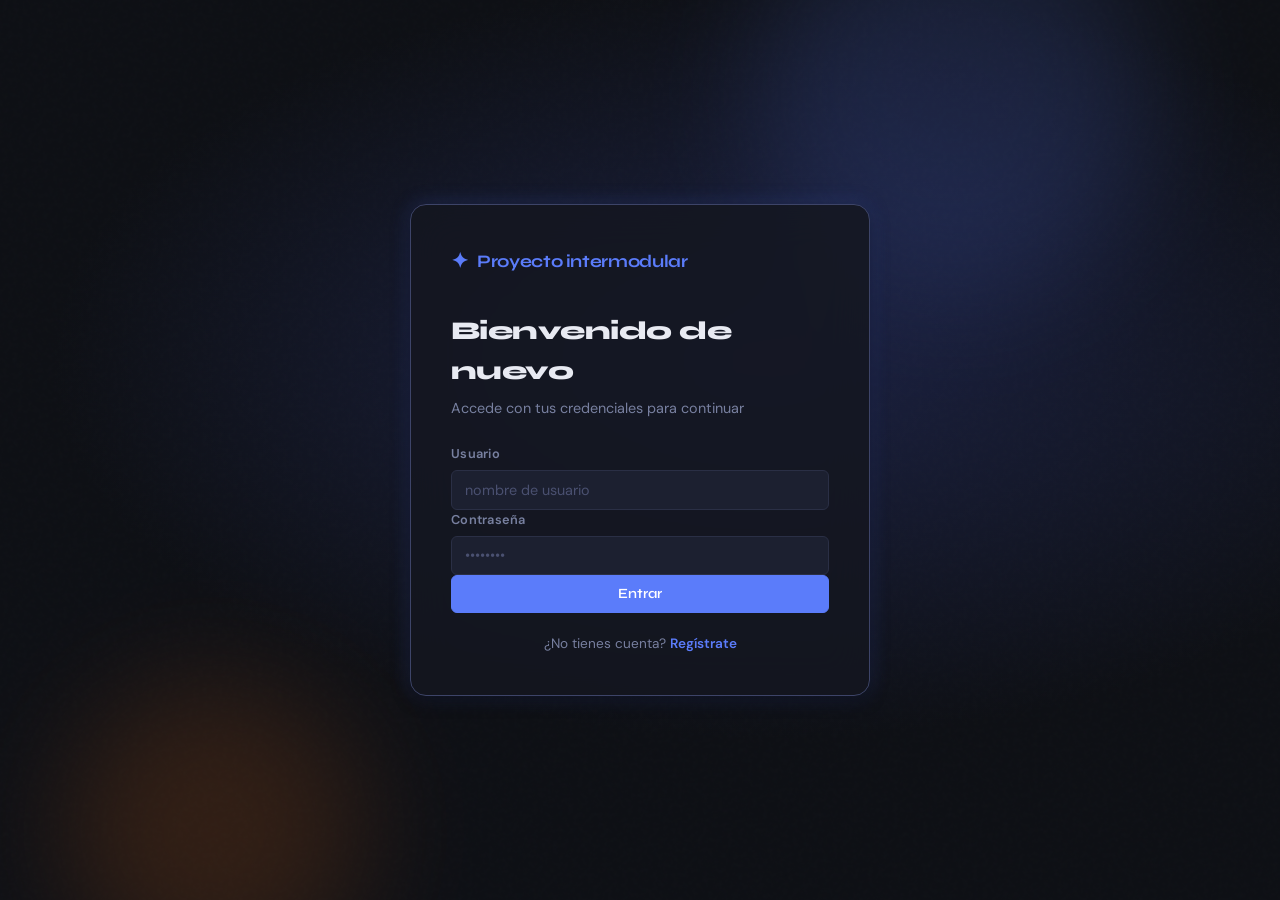
<file: index.html>
<!DOCTYPE html>
<html lang="es">
<head>
    <meta charset="UTF-8">
    <meta name="viewport" content="width=device-width, initial-scale=1.0">
    <title>TodoList — Victor Rivera</title>
    <link rel="preconnect" href="https://fonts.googleapis.com">
    <link href="https://fonts.googleapis.com/css2?family=Syne:wght@400;600;700;800&family=DM+Sans:ital,opsz,wght@0,9..40,300;0,9..40,400;0,9..40,500;1,9..40,300&display=swap" rel="stylesheet">
    <link rel="stylesheet" href="styles.css">
</head>
<body>

<!-- Toast notifications -->
<div id="toast-container" aria-live="polite"></div>

<!-- LOGIN / REGISTER VIEW -->
<main id="auth-view" class="view active-view">
    <div class="auth-bg">
        <div class="auth-noise"></div>
        <div class="auth-orb auth-orb--1"></div>
        <div class="auth-orb auth-orb--2"></div>
    </div>

    <div class="auth-panel">
        <div class="auth-brand">
            <span class="brand-icon">✦</span>
            <span class="brand-name">Proyecto intermodular</span>
        </div>

        <!-- LOGIN -->
        <div id="panel-login" class="auth-form-wrap">
            <h1>Bienvenido de nuevo</h1>
            <p class="auth-sub">Accede con tus credenciales para continuar</p>

            <div class="form-group">
                <label for="login-username">Usuario</label>
                <input type="text" id="login-username" placeholder="nombre de usuario" autocomplete="username">
            </div>
            <div class="form-group">
                <label for="login-password">Contraseña</label>
                <input type="password" id="login-password" placeholder="••••••••" autocomplete="current-password">
            </div>
            <button id="btn-login" class="btn btn-primary w-full">Entrar</button>

            <p class="auth-switch">¿No tienes cuenta? <a href="#" id="link-to-register">Regístrate</a></p>
        </div>

        <!-- REGISTER -->
        <div id="panel-register" class="auth-form-wrap hidden">
            <h1>Crear cuenta</h1>
            <p class="auth-sub">Únete y gestiona tus tareas</p>

            <div class="form-row">
                <div class="form-group">
                    <label for="reg-username">Usuario</label>
                    <input type="text" id="reg-username" placeholder="victor">
                </div>
                <div class="form-group">
                    <label for="reg-email">Email</label>
                    <input type="email" id="reg-email" placeholder="email@ejemplo.com">
                </div>
            </div>
            <div class="form-group">
                <label for="reg-fullname">Nombre completo</label>
                <input type="text" id="reg-fullname" placeholder="Victor Rivera">
            </div>
            <div class="form-group">
                <label for="reg-password">Contraseña</label>
                <input type="password" id="reg-password" placeholder="Mínimo 5 caracteres">
            </div>
            <button id="btn-register" class="btn btn-accent w-full">Crear cuenta</button>

            <p class="auth-switch">¿Ya tienes cuenta? <a href="#" id="link-to-login">Inicia sesión</a></p>
        </div>
    </div>
</main>

<!--  APP VIEW  -->
<div id="app-view" class="view">

    <!-- Header -->
    <header class="app-header">
        <div class="header-brand">
            <span class="brand-icon">✦</span>
            <span class="brand-name">Proyecto intermodular</span>
        </div>
        <div class="header-user">
            <span id="user-greeting">Hola</span>
            <span id="user-role-badge" class="role-badge">USER</span>
        </div>
        <button id="btn-logout" class="btn btn-ghost">Salir →</button>
    </header>

    <!-- Layout principal -->
    <div class="app-layout">

        <!-- ─── SIDEBAR ─── -->
        <aside class="sidebar">

            <!-- Dashboard Stats -->
            <section class="widget">
                <h3 class="widget-title">Panel</h3>
                <div class="stats-grid">
                    <div class="stat-card">
                        <span class="stat-num" id="stat-total">0</span>
                        <span class="stat-label">Total</span>
                    </div>
                    <div class="stat-card stat-card--green">
                        <span class="stat-num" id="stat-completed">0</span>
                        <span class="stat-label">Hechas</span>
                    </div>
                    <div class="stat-card stat-card--amber">
                        <span class="stat-num" id="stat-pending">0</span>
                        <span class="stat-label">Pendientes</span>
                    </div>
                    <div class="stat-card stat-card--red">
                        <span class="stat-num" id="stat-overdue">0</span>
                        <span class="stat-label">Vencidas</span>
                    </div>
                </div>
                <div class="stat-extra" id="stat-today-wrap">
                    <span>Creadas hoy:</span>
                    <strong id="stat-today">0</strong>
                </div>
            </section>

            <!-- Categorías -->
            <section class="widget">
                <h3 class="widget-title">Categorías</h3>
                <div id="admin-cat-form" class="hidden">
                    <div class="inline-form">
                        <input type="text" id="nueva-cat-titulo" placeholder="Nueva categoría…">
                        <button id="btn-crear-cat" class="btn btn-sm btn-primary">+</button>
                    </div>
                </div>
                <div id="cat-list" class="chip-list"></div>
            </section>

            <!-- Tags -->
            <section class="widget">
                <h3 class="widget-title">Mis Tags</h3>
                <div class="inline-form">
                    <input type="text" id="nuevo-tag-nombre" placeholder="Nuevo tag…">
                    <button id="btn-crear-tag" class="btn btn-sm btn-accent">+</button>
                </div>
                <div id="tags-container" class="chip-list mt-2"></div>
            </section>

            <!-- Perfil -->
            <section class="widget">
                <h3 class="widget-title">Mi Perfil</h3>
                <div class="form-group">
                    <label>Email</label>
                    <input type="email" id="profile-email" placeholder="nuevo@email.com">
                </div>
                <div class="form-group">
                    <label>Nombre completo</label>
                    <input type="text" id="profile-fullname" placeholder="Nombre Apellidos">
                </div>
                <div class="form-group">
                    <label>Nueva contraseña</label>
                    <input type="password" id="profile-password" placeholder="Dejar vacío para no cambiar">
                </div>
                <button id="btn-update-profile" class="btn btn-sm btn-ghost w-full">Guardar cambios</button>
            </section>

        </aside>

        <!-- CONTENIDO PRINCIPAL  -->
        <main class="main-content">

            <!-- Formulario crear/editar tarea -->
            <section class="card" id="section-form">
                <div class="card-header">
                    <h3 id="form-title">Nueva tarea</h3>
                    <button id="btn-cancel-edit" class="btn btn-ghost btn-sm hidden">✕ Cancelar</button>
                </div>

                <div class="form-grid-3">
                    <div class="form-group span-2">
                        <label for="tarea-titulo">Título <span class="required">*</span></label>
                        <input type="text" id="tarea-titulo" placeholder="¿Qué hay que hacer?">
                        <span class="error-msg" id="error-titulo">El título es obligatorio.</span>
                    </div>
                    <div class="form-group">
                        <label for="tarea-deadline">Deadline</label>
                        <input type="datetime-local" id="tarea-deadline">
                    </div>
                    <div class="form-group span-3">
                        <label for="tarea-descripcion">Descripción</label>
                        <textarea id="tarea-descripcion" rows="2" placeholder="Detalles adicionales…"></textarea>
                    </div>
                    <div class="form-group">
                        <label for="tarea-prioridad">Prioridad</label>
                        <select id="tarea-prioridad">
                            <option value="LOW">🟢 Baja</option>
                            <option value="MEDIUM" selected>🟡 Media</option>
                            <option value="HIGH">🟠 Alta</option>
                            <option value="CRITICAL">🔴 Crítica</option>
                        </select>
                    </div>
                    <div class="form-group">
                        <label for="tarea-status">Estado</label>
                        <select id="tarea-status">
                            <option value="PENDING">Pendiente</option>
                            <option value="IN_PROGRESS">En progreso</option>
                            <option value="PARTIALLY_DONE">Parcialmente hecha</option>
                            <option value="DONE">Completada</option>
                        </select>
                    </div>
                    <div class="form-group">
                        <label for="tarea-categoria">Categoría</label>
                        <select id="tarea-categoria">
                            <option value="">Sin categoría</option>
                        </select>
                    </div>
                </div>
                <div class="form-actions">
                    <button id="btn-guardar-tarea" class="btn btn-primary">Guardar tarea</button>
                </div>
            </section>

            <!-- Buscador -->
            <section class="card">
                <div class="card-header">
                    <h3>Buscador</h3>
                    <button id="btn-limpiar-filtros" class="btn btn-ghost btn-sm">Limpiar filtros</button>
                </div>

                <div class="search-controls">
                    <div class="form-group">
                        <label for="search-type">Filtrar por</label>
                        <select id="search-type">
                            <option value="all">Todas las tareas</option>
                            <option value="title">Título contiene…</option>
                            <option value="description">Descripción contiene…</option>
                            <option value="completed">Estado completado</option>
                            <option value="priority">Prioridad exacta</option>
                            <option value="status">Estado de progreso</option>
                            <option value="category">Categoría</option>
                            <option value="deadlineBefore">Deadline antes de…</option>
                            <option value="deadlineAfter">Deadline después de…</option>
                            <option value="overdue">Vencidas e incompletas</option>
                            <option value="byTag">Por tag (nombre)</option>
                            <option value="byTags">Por varios tags (IDs)</option>
                        </select>
                    </div>

                    <div class="form-group" id="search-param-wrap">
                        <!-- texto -->
                        <label id="search-label">Criterio</label>
                        <input type="text"  id="search-text"     placeholder="Escribe para buscar…" class="hidden">
                        <input type="datetime-local" id="search-date" class="hidden" title="Fecha" aria-labelledby="search-label">
                        <select id="search-completed-sel" class="hidden" aria-label="Estado completado" title="Estado completado">
                            <option value="true">Completadas</option>
                            <option value="false">Pendientes</option>
                        </select>
                        <select id="search-priority-sel" class="hidden" title="Prioridad" aria-label="Prioridad">
                            <option value="LOW">Baja</option>
                            <option value="MEDIUM">Media</option>
                            <option value="HIGH">Alta</option>
                            <option value="CRITICAL">Crítica</option>
                        </select>
                        <select id="search-status-sel" class="hidden" title="Estado" aria-label="Estado">
                            <option value="PENDING">Pendiente</option>
                            <option value="IN_PROGRESS">En progreso</option>
                            <option value="PARTIALLY_DONE">Parcialmente hecha</option>
                            <option value="DONE">Completada</option>
                        </select>
                        <select id="search-category-sel" class="hidden" title="Categoría" aria-label="Categoría"></select>
                        <input type="text" id="search-tagids" placeholder="IDs separados por coma: 1,2,3" class="hidden">
                    </div>

                    <div class="form-group search-btn-wrap">
                        <label>&nbsp;</label>
                        <button id="btn-buscar" class="btn btn-primary">Buscar</button>
                    </div>
                </div>
            </section>

            <!-- Lista de tareas -->
            <section class="card">
                <div class="card-header">
                    <h3>Tareas <span id="tasks-count" class="count-badge">0</span></h3>
                </div>
                <div id="lista-tareas" class="task-list">
                    <p class="empty-state">Cargando tareas…</p>
                </div>
            </section>

        </main>
    </div>
</div>

<!-- Modal editar tarea (no visible por defecto) -->
<div id="modal-overlay" class="modal-overlay hidden">
    <div class="modal">
        <div class="modal-header">
            <h3>Editar tarea</h3>
            <button id="modal-close" class="btn btn-ghost btn-sm">✕</button>
        </div>
        <div class="modal-body">
            <div class="form-group">
                <label for="modal-titulo">Título</label>
                <input type="text" id="modal-titulo" title="Título de la tarea" placeholder="Introduce el título de la tarea" aria-label="Título de la tarea">
            </div>
            <div class="form-group">
                <label for="modal-descripcion">Descripción</label>
                <textarea id="modal-descripcion" rows="2" title="Descripción" placeholder="Descripción de la tarea"></textarea>
            </div>
            <div class="form-row">
                <div class="form-group">
                    <label>Prioridad</label>
                    <select id="modal-prioridad" aria-label="Prioridad" title="Prioridad">
                        <option value="LOW">Baja</option>
                        <option value="MEDIUM">Media</option>
                        <option value="HIGH">Alta</option>
                        <option value="CRITICAL">Crítica</option>
                    </select>
                </div>
                <div class="form-group">
                    <label for="modal-status">Estado</label>
                    <select id="modal-status" aria-label="Estado">
                        <option value="PENDING">Pendiente</option>
                        <option value="IN_PROGRESS">En progreso</option>
                        <option value="PARTIALLY_DONE">Parcialmente hecha</option>
                        <option value="DONE">Completada</option>
                    </select>
                </div>
            </div>
            <div class="form-row">
                <div class="form-group">
                    <label for="modal-deadline">Deadline</label>
                    <input type="datetime-local" id="modal-deadline" title="Fecha y hora límite" placeholder="AAAA-MM-DDTHH:MM">
                </div>
                <div class="form-group">
                    <label>Categoría</label>
                    <select id="modal-categoria" title="Categoría">
                        <option value="">Sin categoría</option>
                    </select>
                </div>
            </div>
        </div>
        <div class="modal-footer">
            <button id="modal-cancel" class="btn btn-ghost">Cancelar</button>
            <button id="modal-save" class="btn btn-primary">Guardar cambios</button>
        </div>
    </div>
</div>

<script src="app.js"></script>
</body>
</html>
</file>
<file: styles.css>
/*
   TodoList — Victor Rivera
*/

:root {
    /* Paleta */
    --bg:          #0d0f14;
    --surface:     #141720;
    --surface-2:   #1c2030;
    --surface-3:   #242840;
    --border:      #2a2f45;
    --border-lit:  #3d4468;

    /* Acentos */
    --accent:      #5b7cfa;
    --accent-glow: rgba(91, 124, 250, 0.25);
    --accent-2:    #f97316;   /* naranja para secundario */
    --green:       #22c55e;
    --amber:       #f59e0b;
    --red:         #ef4444;

    /* Texto */
    --text:        #e8eaf2;
    --text-muted:  #7880a0;
    --text-dim:    #4a5070;

    /* Radios */
    --r-sm: 6px;
    --r-md: 10px;
    --r-lg: 16px;

    /* Sombras */
    --shadow-sm: 0 1px 3px rgba(0,0,0,0.4);
    --shadow-md: 0 4px 16px rgba(0,0,0,0.5);
    --shadow-glow: 0 0 20px var(--accent-glow);
}

/* ─── Reset ─── */
*, *::before, *::after { box-sizing: border-box; margin: 0; padding: 0; }

html { scroll-behavior: smooth; }

body {
    font-family: 'DM Sans', sans-serif;
    background: var(--bg);
    color: var(--text);
    line-height: 1.6;
    min-height: 100vh;
    font-size: 15px;
}

h1, h2, h3, .brand-name {
    font-family: 'Syne', sans-serif;
    letter-spacing: -0.02em;
}

/* ─── Utilidades ─── */
.hidden      { display: none !important; }
.w-full      { width: 100%; }
.mt-2        { margin-top: 0.5rem; }
.mt-4        { margin-top: 1rem; }
.required    { color: var(--accent-2); }

/* ─── Vistas ─── */
.view { display: none; min-height: 100vh; }
.active-view { display: block; }
#auth-view.active-view { display: flex; align-items: center; justify-content: center; position: relative; overflow: hidden; }

/* ═══════════════════════
   AUTH VIEW
════════════════════════ */
.auth-bg {
    position: absolute; inset: 0; z-index: 0;
    background: radial-gradient(ellipse 80% 60% at 60% 40%, #1a2040 0%, var(--bg) 70%);
}
.auth-noise {
    position: absolute; inset: 0;
    background-image: url("data:image/svg+xml,%3Csvg viewBox='0 0 200 200' xmlns='http://www.w3.org/2000/svg'%3E%3Cfilter id='n'%3E%3CfeTurbulence type='fractalNoise' baseFrequency='0.9' numOctaves='4' stitchTiles='stitch'/%3E%3C/filter%3E%3Crect width='100%25' height='100%25' filter='url(%23n)' opacity='0.04'/%3E%3C/svg%3E");
    opacity: 0.4;
}
.auth-orb {
    position: absolute; border-radius: 50%;
    filter: blur(60px); opacity: 0.15;
    animation: float 8s ease-in-out infinite;
}
.auth-orb--1 {
    width: 400px; height: 400px;
    background: var(--accent);
    top: -100px; right: 10%;
    animation-delay: 0s;
}
.auth-orb--2 {
    width: 300px; height: 300px;
    background: var(--accent-2);
    bottom: -80px; left: 5%;
    animation-delay: -4s;
}
@keyframes float {
    0%, 100% { transform: translateY(0) scale(1); }
    50%       { transform: translateY(-30px) scale(1.05); }
}

.auth-panel {
    position: relative; z-index: 1;
    background: rgba(20, 23, 32, 0.85);
    -webkit-backdrop-filter: blur(20px);
    backdrop-filter: blur(20px);
    border: 1px solid var(--border-lit);
    border-radius: var(--r-lg);
    padding: 2.5rem;
    width: 100%;
    max-width: 460px;
    box-shadow: var(--shadow-md), var(--shadow-glow);
    animation: fadeUp 0.4s ease-out;
}
@keyframes fadeUp {
    from { opacity: 0; transform: translateY(20px); }
    to   { opacity: 1; transform: translateY(0); }
}

.auth-brand {
    display: flex; align-items: center; gap: 0.5rem;
    font-family: 'Syne', sans-serif;
    font-size: 1.1rem; font-weight: 700;
    color: var(--accent);
    margin-bottom: 2rem;
}
.brand-icon { font-size: 1.3rem; }

.auth-form-wrap h1 { font-size: 1.6rem; font-weight: 800; margin-bottom: 0.3rem; }
.auth-sub { color: var(--text-muted); font-size: 0.9rem; margin-bottom: 1.5rem; }
.auth-switch { text-align: center; font-size: 0.85rem; color: var(--text-muted); margin-top: 1.25rem; }
.auth-switch a { color: var(--accent); text-decoration: none; font-weight: 600; }
.auth-switch a:hover { text-decoration: underline; }

/* ═══════════════════════
   APP HEADER
════════════════════════ */
.app-header {
    display: flex; align-items: center; gap: 1rem;
    padding: 0.9rem 2rem;
    background: var(--surface);
    border-bottom: 1px solid var(--border);
    position: sticky; top: 0; z-index: 100;
    box-shadow: var(--shadow-sm);
}
.header-brand {
    display: flex; align-items: center; gap: 0.4rem;
    font-family: 'Syne', sans-serif;
    font-weight: 700; font-size: 1rem;
    color: var(--accent); flex: 0 0 auto;
}
.header-user {
    display: flex; align-items: center; gap: 0.5rem;
    flex: 1;
    color: var(--text-muted);
    font-size: 0.9rem;
}
#user-greeting { font-weight: 500; color: var(--text); }
.role-badge {
    padding: 0.15rem 0.5rem; border-radius: 20px;
    font-size: 0.7rem; font-weight: 700; font-family: 'Syne', sans-serif;
    background: var(--surface-3); color: var(--accent);
    border: 1px solid var(--border-lit);
}
.role-badge.ADMIN  { background: rgba(249,115,22,0.15); color: var(--accent-2); border-color: var(--accent-2); }
.role-badge.GESTOR { background: rgba(34,197,94,0.15);  color: var(--green);    border-color: var(--green); }

/* ═══════════════════════
   APP LAYOUT
════════════════════════ */
.app-layout {
    display: grid;
    grid-template-columns: 1fr;
    gap: 1.5rem;
    padding: 1.5rem;
    max-width: 1400px;
    margin: 0 auto;
}
@media (min-width: 1024px) {
    .app-layout { grid-template-columns: 300px 1fr; }
}

/* ─── Sidebar ─── */
.sidebar { display: flex; flex-direction: column; gap: 1rem; }

.widget {
    background: var(--surface);
    border: 1px solid var(--border);
    border-radius: var(--r-md);
    padding: 1.25rem;
}
.widget-title {
    font-size: 0.75rem; font-weight: 700;
    text-transform: uppercase; letter-spacing: 0.1em;
    color: var(--text-muted);
    margin-bottom: 1rem;
    font-family: 'Syne', sans-serif;
}

/* Stats */
.stats-grid {
    display: grid; grid-template-columns: 1fr 1fr;
    gap: 0.5rem; margin-bottom: 0.75rem;
}
.stat-card {
    background: var(--surface-2);
    border: 1px solid var(--border);
    border-radius: var(--r-sm);
    padding: 0.75rem;
    text-align: center;
}
.stat-card--green { border-color: rgba(34,197,94,0.3); }
.stat-card--amber { border-color: rgba(245,158,11,0.3); }
.stat-card--red   { border-color: rgba(239,68,68,0.3); }
.stat-num {
    display: block;
    font-family: 'Syne', sans-serif;
    font-size: 1.8rem; font-weight: 800;
    line-height: 1.1;
}
.stat-card--green .stat-num { color: var(--green); }
.stat-card--amber .stat-num { color: var(--amber); }
.stat-card--red   .stat-num { color: var(--red); }
.stat-label { font-size: 0.72rem; color: var(--text-muted); text-transform: uppercase; letter-spacing: 0.05em; }
.stat-extra {
    display: flex; justify-content: space-between;
    font-size: 0.8rem; color: var(--text-muted);
    padding-top: 0.5rem;
    border-top: 1px solid var(--border);
}

/* Chips / tags list */
.chip-list { display: flex; flex-wrap: wrap; gap: 0.35rem; }
.chip {
    display: inline-flex; align-items: center; gap: 0.3rem;
    padding: 0.2rem 0.6rem; border-radius: 20px;
    font-size: 0.75rem; font-weight: 600;
    background: var(--surface-3); color: var(--text-muted);
    border: 1px solid var(--border);
    cursor: default;
    transition: border-color 0.15s;
}
.chip:hover { border-color: var(--accent); color: var(--text); }
.chip.tag { color: var(--accent); border-color: rgba(91,124,250,0.3); background: rgba(91,124,250,0.08); cursor: pointer; }
.chip.tag:hover { background: rgba(91,124,250,0.18); }
.chip-del { cursor: pointer; color: var(--text-dim); font-size: 0.8rem; }
.chip-del:hover { color: var(--red); }

.inline-form { display: flex; gap: 0.4rem; }
.inline-form input { flex: 1; }

/* ─── Contenido principal ─── */
.main-content { display: flex; flex-direction: column; gap: 1rem; }

/* Cards */
.card {
    background: var(--surface);
    border: 1px solid var(--border);
    border-radius: var(--r-md);
    padding: 1.5rem;
}
.card-header {
    display: flex; justify-content: space-between; align-items: center;
    margin-bottom: 1.25rem;
    padding-bottom: 0.75rem;
    border-bottom: 1px solid var(--border);
}
.card-header h3 { font-size: 1rem; font-weight: 700; }
.count-badge {
    display: inline-block;
    background: var(--surface-3); color: var(--text-muted);
    font-size: 0.72rem; font-weight: 700;
    padding: 0.1rem 0.45rem; border-radius: 20px;
    border: 1px solid var(--border);
    font-family: 'Syne', sans-serif;
    vertical-align: middle; margin-left: 0.4rem;
}

/* ─── Grids formulario ─── */
.form-grid-3 {
    display: grid;
    grid-template-columns: 1fr;
    gap: 0.75rem;
}
@media (min-width: 768px) {
    .form-grid-3 { grid-template-columns: 1fr 1fr 1fr; }
    .span-2 { grid-column: span 2; }
    .span-3 { grid-column: span 3; }
}
.form-row {
    display: grid; grid-template-columns: 1fr 1fr;
    gap: 0.75rem;
}
.form-group { display: flex; flex-direction: column; gap: 0.35rem; }
.form-group label { font-size: 0.8rem; font-weight: 600; color: var(--text-muted); letter-spacing: 0.02em; }
.form-actions { display: flex; justify-content: flex-end; padding-top: 1rem; border-top: 1px solid var(--border); margin-top: 0.75rem; }
.error-msg { color: var(--red); font-size: 0.78rem; display: none; }
.error-msg.visible { display: block; }

/* ─── Search controls ─── */
.search-controls {
    display: grid;
    grid-template-columns: 1fr;
    gap: 0.75rem;
    align-items: end;
}
@media (min-width: 768px) {
    .search-controls { grid-template-columns: 200px 1fr auto; }
}
.search-btn-wrap { display: flex; align-items: flex-end; }

/* ═══════════════════════
   INPUTS & SELECTS
════════════════════════ */
input, select, textarea {
    background: var(--surface-2);
    border: 1px solid var(--border);
    border-radius: var(--r-sm);
    color: var(--text);
    font-family: 'DM Sans', sans-serif;
    font-size: 0.9rem;
    padding: 0.6rem 0.8rem;
    transition: border-color 0.15s, box-shadow 0.15s;
    width: 100%;
}
input::placeholder, textarea::placeholder { color: var(--text-dim); }
input:focus, select:focus, textarea:focus {
    outline: none;
    border-color: var(--accent);
    box-shadow: 0 0 0 3px var(--accent-glow);
}
select option { background: var(--surface-2); }
textarea { resize: vertical; min-height: 60px; }
input[type="datetime-local"]::-webkit-calendar-picker-indicator { filter: invert(0.5); }

/* ═══════════════════════
   BUTTONS
════════════════════════ */
.btn {
    display: inline-flex; align-items: center; justify-content: center; gap: 0.4rem;
    padding: 0.6rem 1.2rem;
    border: 1px solid transparent;
    border-radius: var(--r-sm);
    font-family: 'Syne', sans-serif;
    font-weight: 600; font-size: 0.88rem;
    cursor: pointer;
    transition: background 0.15s, box-shadow 0.15s, transform 0.1s;
    white-space: nowrap;
}
.btn:active { transform: translateY(1px); }

.btn-primary {
    background: var(--accent); color: #fff;
    border-color: var(--accent);
}
.btn-primary:hover { background: #4a6be8; box-shadow: 0 0 12px var(--accent-glow); }

.btn-accent {
    background: var(--accent-2); color: #fff;
    border-color: var(--accent-2);
}
.btn-accent:hover { background: #e86412; }

.btn-ghost {
    background: transparent; color: var(--text-muted);
    border-color: var(--border);
}
.btn-ghost:hover { background: var(--surface-2); color: var(--text); border-color: var(--border-lit); }

.btn-danger { background: var(--red); color: #fff; border-color: var(--red); }
.btn-danger:hover { background: #dc2626; }

.btn-success { background: var(--green); color: #fff; border-color: var(--green); }
.btn-success:hover { background: #16a34a; }

.btn-sm { padding: 0.4rem 0.8rem; font-size: 0.8rem; }

/* 
   TASK LIST
*/
.task-list { display: flex; flex-direction: column; gap: 0.6rem; }

.task-item {
    display: flex;
    align-items: flex-start;
    gap: 1rem;
    background: var(--surface-2);
    border: 1px solid var(--border);
    border-radius: var(--r-md);
    padding: 1rem 1.1rem;
    transition: border-color 0.15s, transform 0.15s;
    animation: slideIn 0.2s ease-out;
}
.task-item:hover { border-color: var(--border-lit); transform: translateX(2px); }
.task-item.is-done {
    opacity: 0.55;
    background: var(--surface);
    border-style: dashed;
}
.task-item.is-done .task-title { text-decoration: line-through; color: var(--text-muted); }

@keyframes slideIn {
    from { opacity: 0; transform: translateY(8px); }
    to   { opacity: 1; transform: translateY(0); }
}

/* Prioridad lateral */
.task-priority-bar {
    flex: 0 0 4px; align-self: stretch;
    border-radius: 4px; background: var(--border);
}
.task-priority-bar.LOW      { background: var(--green); }
.task-priority-bar.MEDIUM   { background: var(--amber); }
.task-priority-bar.HIGH     { background: var(--accent-2); }
.task-priority-bar.CRITICAL { background: var(--red); }

.task-body { flex: 1; min-width: 0; }
.task-title { font-size: 1rem; font-weight: 600; font-family: 'Syne', sans-serif; margin-bottom: 0.2rem; white-space: nowrap; overflow: hidden; text-overflow: ellipsis; }
.task-desc  { font-size: 0.85rem; color: var(--text-muted); margin-bottom: 0.5rem; display: -webkit-box; -webkit-line-clamp: 2; -webkit-box-orient: vertical; overflow: hidden; }
.task-meta  { display: flex; flex-wrap: wrap; gap: 0.35rem; align-items: center; }

.badge {
    display: inline-block;
    padding: 0.15rem 0.5rem; border-radius: 4px;
    font-size: 0.72rem; font-weight: 700;
    font-family: 'Syne', sans-serif;
    border: 1px solid;
}
/* Prioridad */
.badge.p-LOW      { background: rgba(34,197,94,0.1);  color: #4ade80;  border-color: rgba(34,197,94,0.3); }
.badge.p-MEDIUM   { background: rgba(245,158,11,0.1); color: #fbbf24;  border-color: rgba(245,158,11,0.3); }
.badge.p-HIGH     { background: rgba(249,115,22,0.1); color: #fb923c;  border-color: rgba(249,115,22,0.3); }
.badge.p-CRITICAL { background: rgba(239,68,68,0.1);  color: #f87171;  border-color: rgba(239,68,68,0.3); }
/* Status */
.badge.s-PENDING        { background: rgba(148,163,184,0.1); color: #94a3b8; border-color: rgba(148,163,184,0.2); }
.badge.s-IN_PROGRESS    { background: rgba(91,124,250,0.1);  color: #818cf8; border-color: rgba(91,124,250,0.25); }
.badge.s-PARTIALLY_DONE { background: rgba(245,158,11,0.1);  color: #fbbf24; border-color: rgba(245,158,11,0.3); }
.badge.s-DONE           { background: rgba(34,197,94,0.1);   color: #4ade80; border-color: rgba(34,197,94,0.3); }
/* Categoría / tag */
.badge.cat { background: rgba(91,124,250,0.08); color: var(--accent); border-color: rgba(91,124,250,0.25); }
.badge.tag { background: rgba(249,115,22,0.08); color: var(--accent-2); border-color: rgba(249,115,22,0.25); }
/* Deadline */
.badge.deadline       { background: var(--surface-3); color: var(--text-muted); border-color: var(--border); font-weight: 400; }
.badge.deadline.overdue { background: rgba(239,68,68,0.1); color: var(--red); border-color: rgba(239,68,68,0.3); }

.task-actions { display: flex; gap: 0.35rem; flex-shrink: 0; }

/* Empty state */
.empty-state {
    text-align: center; color: var(--text-dim);
    padding: 2.5rem; font-size: 0.9rem;
}

/* ═══════════════════════
   MODAL
════════════════════════ */
.modal-overlay {
    position: fixed; inset: 0; z-index: 200;
    background: rgba(0,0,0,0.7);
    -webkit-backdrop-filter: blur(4px);
    backdrop-filter: blur(4px);
    display: flex; align-items: center; justify-content: center;
    padding: 1rem;
    animation: fadeIn 0.15s ease-out;
}
@keyframes fadeIn { from { opacity: 0; } to { opacity: 1; } }

.modal {
    background: var(--surface);
    border: 1px solid var(--border-lit);
    border-radius: var(--r-lg);
    width: 100%; max-width: 520px;
    box-shadow: var(--shadow-md), var(--shadow-glow);
    animation: fadeUp 0.2s ease-out;
}
.modal-header {
    display: flex; justify-content: space-between; align-items: center;
    padding: 1.25rem 1.5rem;
    border-bottom: 1px solid var(--border);
}
.modal-header h3 { font-size: 1.05rem; }
.modal-body { padding: 1.25rem 1.5rem; display: flex; flex-direction: column; gap: 0.75rem; }
.modal-footer {
    display: flex; justify-content: flex-end; gap: 0.5rem;
    padding: 1rem 1.5rem;
    border-top: 1px solid var(--border);
}

/* ═══════════════════════
   TOASTS
════════════════════════ */
#toast-container {
    position: fixed; bottom: 1.5rem; right: 1.5rem;
    z-index: 9999;
    display: flex; flex-direction: column; gap: 0.5rem;
    pointer-events: none;
}
.toast {
    padding: 0.7rem 1.1rem;
    border-radius: var(--r-sm);
    font-size: 0.88rem; font-weight: 500;
    box-shadow: var(--shadow-md);
    animation: slideIn 0.2s ease-out;
    pointer-events: auto;
    border-left: 3px solid var(--accent);
    background: var(--surface-2);
    color: var(--text);
    max-width: 320px;
}
.toast.success { border-color: var(--green); }
.toast.error   { border-color: var(--red);   background: rgba(239,68,68,0.1); }
.toast.info    { border-color: var(--accent); }
</file>
<file: cliente-victor/cliente-victor/styles.css>
/*
   TodoList — Victor Rivera
*/

:root {
    /* Paleta */
    --bg:          #0d0f14;
    --surface:     #141720;
    --surface-2:   #1c2030;
    --surface-3:   #242840;
    --border:      #2a2f45;
    --border-lit:  #3d4468;

    /* Acentos */
    --accent:      #5b7cfa;
    --accent-glow: rgba(91, 124, 250, 0.25);
    --accent-2:    #f97316;   /* naranja para secundario */
    --green:       #22c55e;
    --amber:       #f59e0b;
    --red:         #ef4444;

    /* Texto */
    --text:        #e8eaf2;
    --text-muted:  #7880a0;
    --text-dim:    #4a5070;

    /* Radios */
    --r-sm: 6px;
    --r-md: 10px;
    --r-lg: 16px;

    /* Sombras */
    --shadow-sm: 0 1px 3px rgba(0,0,0,0.4);
    --shadow-md: 0 4px 16px rgba(0,0,0,0.5);
    --shadow-glow: 0 0 20px var(--accent-glow);
}

/* ─── Reset ─── */
*, *::before, *::after { box-sizing: border-box; margin: 0; padding: 0; }

html { scroll-behavior: smooth; }

body {
    font-family: 'DM Sans', sans-serif;
    background: var(--bg);
    color: var(--text);
    line-height: 1.6;
    min-height: 100vh;
    font-size: 15px;
}

h1, h2, h3, .brand-name {
    font-family: 'Syne', sans-serif;
    letter-spacing: -0.02em;
}

/* ─── Utilidades ─── */
.hidden      { display: none !important; }
.w-full      { width: 100%; }
.mt-2        { margin-top: 0.5rem; }
.mt-4        { margin-top: 1rem; }
.required    { color: var(--accent-2); }

/* ─── Vistas ─── */
.view { display: none; min-height: 100vh; }
.active-view { display: block; }
#auth-view.active-view { display: flex; align-items: center; justify-content: center; position: relative; overflow: hidden; }

/* ═══════════════════════
   AUTH VIEW
════════════════════════ */
.auth-bg {
    position: absolute; inset: 0; z-index: 0;
    background: radial-gradient(ellipse 80% 60% at 60% 40%, #1a2040 0%, var(--bg) 70%);
}
.auth-noise {
    position: absolute; inset: 0;
    background-image: url("data:image/svg+xml,%3Csvg viewBox='0 0 200 200' xmlns='http://www.w3.org/2000/svg'%3E%3Cfilter id='n'%3E%3CfeTurbulence type='fractalNoise' baseFrequency='0.9' numOctaves='4' stitchTiles='stitch'/%3E%3C/filter%3E%3Crect width='100%25' height='100%25' filter='url(%23n)' opacity='0.04'/%3E%3C/svg%3E");
    opacity: 0.4;
}
.auth-orb {
    position: absolute; border-radius: 50%;
    filter: blur(60px); opacity: 0.15;
    animation: float 8s ease-in-out infinite;
}
.auth-orb--1 {
    width: 400px; height: 400px;
    background: var(--accent);
    top: -100px; right: 10%;
    animation-delay: 0s;
}
.auth-orb--2 {
    width: 300px; height: 300px;
    background: var(--accent-2);
    bottom: -80px; left: 5%;
    animation-delay: -4s;
}
@keyframes float {
    0%, 100% { transform: translateY(0) scale(1); }
    50%       { transform: translateY(-30px) scale(1.05); }
}

.auth-panel {
    position: relative; z-index: 1;
    background: rgba(20, 23, 32, 0.85);
    -webkit-backdrop-filter: blur(20px);
    backdrop-filter: blur(20px);
    border: 1px solid var(--border-lit);
    border-radius: var(--r-lg);
    padding: 2.5rem;
    width: 100%;
    max-width: 460px;
    box-shadow: var(--shadow-md), var(--shadow-glow);
    animation: fadeUp 0.4s ease-out;
}
@keyframes fadeUp {
    from { opacity: 0; transform: translateY(20px); }
    to   { opacity: 1; transform: translateY(0); }
}

.auth-brand {
    display: flex; align-items: center; gap: 0.5rem;
    font-family: 'Syne', sans-serif;
    font-size: 1.1rem; font-weight: 700;
    color: var(--accent);
    margin-bottom: 2rem;
}
.brand-icon { font-size: 1.3rem; }

.auth-form-wrap h1 { font-size: 1.6rem; font-weight: 800; margin-bottom: 0.3rem; }
.auth-sub { color: var(--text-muted); font-size: 0.9rem; margin-bottom: 1.5rem; }
.auth-switch { text-align: center; font-size: 0.85rem; color: var(--text-muted); margin-top: 1.25rem; }
.auth-switch a { color: var(--accent); text-decoration: none; font-weight: 600; }
.auth-switch a:hover { text-decoration: underline; }

/* ═══════════════════════
   APP HEADER
════════════════════════ */
.app-header {
    display: flex; align-items: center; gap: 1rem;
    padding: 0.9rem 2rem;
    background: var(--surface);
    border-bottom: 1px solid var(--border);
    position: sticky; top: 0; z-index: 100;
    box-shadow: var(--shadow-sm);
}
.header-brand {
    display: flex; align-items: center; gap: 0.4rem;
    font-family: 'Syne', sans-serif;
    font-weight: 700; font-size: 1rem;
    color: var(--accent); flex: 0 0 auto;
}
.header-user {
    display: flex; align-items: center; gap: 0.5rem;
    flex: 1;
    color: var(--text-muted);
    font-size: 0.9rem;
}
#user-greeting { font-weight: 500; color: var(--text); }
.role-badge {
    padding: 0.15rem 0.5rem; border-radius: 20px;
    font-size: 0.7rem; font-weight: 700; font-family: 'Syne', sans-serif;
    background: var(--surface-3); color: var(--accent);
    border: 1px solid var(--border-lit);
}
.role-badge.ADMIN  { background: rgba(249,115,22,0.15); color: var(--accent-2); border-color: var(--accent-2); }
.role-badge.GESTOR { background: rgba(34,197,94,0.15);  color: var(--green);    border-color: var(--green); }

/* ═══════════════════════
   APP LAYOUT
════════════════════════ */
.app-layout {
    display: grid;
    grid-template-columns: 1fr;
    gap: 1.5rem;
    padding: 1.5rem;
    max-width: 1400px;
    margin: 0 auto;
}
@media (min-width: 1024px) {
    .app-layout { grid-template-columns: 300px 1fr; }
}

/* ─── Sidebar ─── */
.sidebar { display: flex; flex-direction: column; gap: 1rem; }

.widget {
    background: var(--surface);
    border: 1px solid var(--border);
    border-radius: var(--r-md);
    padding: 1.25rem;
}
.widget-title {
    font-size: 0.75rem; font-weight: 700;
    text-transform: uppercase; letter-spacing: 0.1em;
    color: var(--text-muted);
    margin-bottom: 1rem;
    font-family: 'Syne', sans-serif;
}

/* Stats */
.stats-grid {
    display: grid; grid-template-columns: 1fr 1fr;
    gap: 0.5rem; margin-bottom: 0.75rem;
}
.stat-card {
    background: var(--surface-2);
    border: 1px solid var(--border);
    border-radius: var(--r-sm);
    padding: 0.75rem;
    text-align: center;
}
.stat-card--green { border-color: rgba(34,197,94,0.3); }
.stat-card--amber { border-color: rgba(245,158,11,0.3); }
.stat-card--red   { border-color: rgba(239,68,68,0.3); }
.stat-num {
    display: block;
    font-family: 'Syne', sans-serif;
    font-size: 1.8rem; font-weight: 800;
    line-height: 1.1;
}
.stat-card--green .stat-num { color: var(--green); }
.stat-card--amber .stat-num { color: var(--amber); }
.stat-card--red   .stat-num { color: var(--red); }
.stat-label { font-size: 0.72rem; color: var(--text-muted); text-transform: uppercase; letter-spacing: 0.05em; }
.stat-extra {
    display: flex; justify-content: space-between;
    font-size: 0.8rem; color: var(--text-muted);
    padding-top: 0.5rem;
    border-top: 1px solid var(--border);
}

/* Chips / tags list */
.chip-list { display: flex; flex-wrap: wrap; gap: 0.35rem; }
.chip {
    display: inline-flex; align-items: center; gap: 0.3rem;
    padding: 0.2rem 0.6rem; border-radius: 20px;
    font-size: 0.75rem; font-weight: 600;
    background: var(--surface-3); color: var(--text-muted);
    border: 1px solid var(--border);
    cursor: default;
    transition: border-color 0.15s;
}
.chip:hover { border-color: var(--accent); color: var(--text); }
.chip.tag { color: var(--accent); border-color: rgba(91,124,250,0.3); background: rgba(91,124,250,0.08); cursor: pointer; }
.chip.tag:hover { background: rgba(91,124,250,0.18); }
.chip-del { cursor: pointer; color: var(--text-dim); font-size: 0.8rem; }
.chip-del:hover { color: var(--red); }

.inline-form { display: flex; gap: 0.4rem; }
.inline-form input { flex: 1; }

/* ─── Contenido principal ─── */
.main-content { display: flex; flex-direction: column; gap: 1rem; }

/* Cards */
.card {
    background: var(--surface);
    border: 1px solid var(--border);
    border-radius: var(--r-md);
    padding: 1.5rem;
}
.card-header {
    display: flex; justify-content: space-between; align-items: center;
    margin-bottom: 1.25rem;
    padding-bottom: 0.75rem;
    border-bottom: 1px solid var(--border);
}
.card-header h3 { font-size: 1rem; font-weight: 700; }
.count-badge {
    display: inline-block;
    background: var(--surface-3); color: var(--text-muted);
    font-size: 0.72rem; font-weight: 700;
    padding: 0.1rem 0.45rem; border-radius: 20px;
    border: 1px solid var(--border);
    font-family: 'Syne', sans-serif;
    vertical-align: middle; margin-left: 0.4rem;
}

/* ─── Grids formulario ─── */
.form-grid-3 {
    display: grid;
    grid-template-columns: 1fr;
    gap: 0.75rem;
}
@media (min-width: 768px) {
    .form-grid-3 { grid-template-columns: 1fr 1fr 1fr; }
    .span-2 { grid-column: span 2; }
    .span-3 { grid-column: span 3; }
}
.form-row {
    display: grid; grid-template-columns: 1fr 1fr;
    gap: 0.75rem;
}
.form-group { display: flex; flex-direction: column; gap: 0.35rem; }
.form-group label { font-size: 0.8rem; font-weight: 600; color: var(--text-muted); letter-spacing: 0.02em; }
.form-actions { display: flex; justify-content: flex-end; padding-top: 1rem; border-top: 1px solid var(--border); margin-top: 0.75rem; }
.error-msg { color: var(--red); font-size: 0.78rem; display: none; }
.error-msg.visible { display: block; }

/* ─── Search controls ─── */
.search-controls {
    display: grid;
    grid-template-columns: 1fr;
    gap: 0.75rem;
    align-items: end;
}
@media (min-width: 768px) {
    .search-controls { grid-template-columns: 200px 1fr auto; }
}
.search-btn-wrap { display: flex; align-items: flex-end; }

/* ═══════════════════════
   INPUTS & SELECTS
════════════════════════ */
input, select, textarea {
    background: var(--surface-2);
    border: 1px solid var(--border);
    border-radius: var(--r-sm);
    color: var(--text);
    font-family: 'DM Sans', sans-serif;
    font-size: 0.9rem;
    padding: 0.6rem 0.8rem;
    transition: border-color 0.15s, box-shadow 0.15s;
    width: 100%;
}
input::placeholder, textarea::placeholder { color: var(--text-dim); }
input:focus, select:focus, textarea:focus {
    outline: none;
    border-color: var(--accent);
    box-shadow: 0 0 0 3px var(--accent-glow);
}
select option { background: var(--surface-2); }
textarea { resize: vertical; min-height: 60px; }
input[type="datetime-local"]::-webkit-calendar-picker-indicator { filter: invert(0.5); }

/* ═══════════════════════
   BUTTONS
════════════════════════ */
.btn {
    display: inline-flex; align-items: center; justify-content: center; gap: 0.4rem;
    padding: 0.6rem 1.2rem;
    border: 1px solid transparent;
    border-radius: var(--r-sm);
    font-family: 'Syne', sans-serif;
    font-weight: 600; font-size: 0.88rem;
    cursor: pointer;
    transition: background 0.15s, box-shadow 0.15s, transform 0.1s;
    white-space: nowrap;
}
.btn:active { transform: translateY(1px); }

.btn-primary {
    background: var(--accent); color: #fff;
    border-color: var(--accent);
}
.btn-primary:hover { background: #4a6be8; box-shadow: 0 0 12px var(--accent-glow); }

.btn-accent {
    background: var(--accent-2); color: #fff;
    border-color: var(--accent-2);
}
.btn-accent:hover { background: #e86412; }

.btn-ghost {
    background: transparent; color: var(--text-muted);
    border-color: var(--border);
}
.btn-ghost:hover { background: var(--surface-2); color: var(--text); border-color: var(--border-lit); }

.btn-danger { background: var(--red); color: #fff; border-color: var(--red); }
.btn-danger:hover { background: #dc2626; }

.btn-success { background: var(--green); color: #fff; border-color: var(--green); }
.btn-success:hover { background: #16a34a; }

.btn-sm { padding: 0.4rem 0.8rem; font-size: 0.8rem; }

/* 
   TASK LIST
*/
.task-list { display: flex; flex-direction: column; gap: 0.6rem; }

.task-item {
    display: flex;
    align-items: flex-start;
    gap: 1rem;
    background: var(--surface-2);
    border: 1px solid var(--border);
    border-radius: var(--r-md);
    padding: 1rem 1.1rem;
    transition: border-color 0.15s, transform 0.15s;
    animation: slideIn 0.2s ease-out;
}
.task-item:hover { border-color: var(--border-lit); transform: translateX(2px); }
.task-item.is-done {
    opacity: 0.55;
    background: var(--surface);
    border-style: dashed;
}
.task-item.is-done .task-title { text-decoration: line-through; color: var(--text-muted); }

@keyframes slideIn {
    from { opacity: 0; transform: translateY(8px); }
    to   { opacity: 1; transform: translateY(0); }
}

/* Prioridad lateral */
.task-priority-bar {
    flex: 0 0 4px; align-self: stretch;
    border-radius: 4px; background: var(--border);
}
.task-priority-bar.LOW      { background: var(--green); }
.task-priority-bar.MEDIUM   { background: var(--amber); }
.task-priority-bar.HIGH     { background: var(--accent-2); }
.task-priority-bar.CRITICAL { background: var(--red); }

.task-body { flex: 1; min-width: 0; }
.task-title { font-size: 1rem; font-weight: 600; font-family: 'Syne', sans-serif; margin-bottom: 0.2rem; white-space: nowrap; overflow: hidden; text-overflow: ellipsis; }
.task-desc  { font-size: 0.85rem; color: var(--text-muted); margin-bottom: 0.5rem; display: -webkit-box; -webkit-line-clamp: 2; -webkit-box-orient: vertical; overflow: hidden; }
.task-meta  { display: flex; flex-wrap: wrap; gap: 0.35rem; align-items: center; }

.badge {
    display: inline-block;
    padding: 0.15rem 0.5rem; border-radius: 4px;
    font-size: 0.72rem; font-weight: 700;
    font-family: 'Syne', sans-serif;
    border: 1px solid;
}
/* Prioridad */
.badge.p-LOW      { background: rgba(34,197,94,0.1);  color: #4ade80;  border-color: rgba(34,197,94,0.3); }
.badge.p-MEDIUM   { background: rgba(245,158,11,0.1); color: #fbbf24;  border-color: rgba(245,158,11,0.3); }
.badge.p-HIGH     { background: rgba(249,115,22,0.1); color: #fb923c;  border-color: rgba(249,115,22,0.3); }
.badge.p-CRITICAL { background: rgba(239,68,68,0.1);  color: #f87171;  border-color: rgba(239,68,68,0.3); }
/* Status */
.badge.s-PENDING        { background: rgba(148,163,184,0.1); color: #94a3b8; border-color: rgba(148,163,184,0.2); }
.badge.s-IN_PROGRESS    { background: rgba(91,124,250,0.1);  color: #818cf8; border-color: rgba(91,124,250,0.25); }
.badge.s-PARTIALLY_DONE { background: rgba(245,158,11,0.1);  color: #fbbf24; border-color: rgba(245,158,11,0.3); }
.badge.s-DONE           { background: rgba(34,197,94,0.1);   color: #4ade80; border-color: rgba(34,197,94,0.3); }
/* Categoría / tag */
.badge.cat { background: rgba(91,124,250,0.08); color: var(--accent); border-color: rgba(91,124,250,0.25); }
.badge.tag { background: rgba(249,115,22,0.08); color: var(--accent-2); border-color: rgba(249,115,22,0.25); }
/* Deadline */
.badge.deadline       { background: var(--surface-3); color: var(--text-muted); border-color: var(--border); font-weight: 400; }
.badge.deadline.overdue { background: rgba(239,68,68,0.1); color: var(--red); border-color: rgba(239,68,68,0.3); }

.task-actions { display: flex; gap: 0.35rem; flex-shrink: 0; }

/* Empty state */
.empty-state {
    text-align: center; color: var(--text-dim);
    padding: 2.5rem; font-size: 0.9rem;
}

/* ═══════════════════════
   MODAL
════════════════════════ */
.modal-overlay {
    position: fixed; inset: 0; z-index: 200;
    background: rgba(0,0,0,0.7);
    -webkit-backdrop-filter: blur(4px);
    backdrop-filter: blur(4px);
    display: flex; align-items: center; justify-content: center;
    padding: 1rem;
    animation: fadeIn 0.15s ease-out;
}
@keyframes fadeIn { from { opacity: 0; } to { opacity: 1; } }

.modal {
    background: var(--surface);
    border: 1px solid var(--border-lit);
    border-radius: var(--r-lg);
    width: 100%; max-width: 520px;
    box-shadow: var(--shadow-md), var(--shadow-glow);
    animation: fadeUp 0.2s ease-out;
}
.modal-header {
    display: flex; justify-content: space-between; align-items: center;
    padding: 1.25rem 1.5rem;
    border-bottom: 1px solid var(--border);
}
.modal-header h3 { font-size: 1.05rem; }
.modal-body { padding: 1.25rem 1.5rem; display: flex; flex-direction: column; gap: 0.75rem; }
.modal-footer {
    display: flex; justify-content: flex-end; gap: 0.5rem;
    padding: 1rem 1.5rem;
    border-top: 1px solid var(--border);
}

/* ═══════════════════════
   TOASTS
════════════════════════ */
#toast-container {
    position: fixed; bottom: 1.5rem; right: 1.5rem;
    z-index: 9999;
    display: flex; flex-direction: column; gap: 0.5rem;
    pointer-events: none;
}
.toast {
    padding: 0.7rem 1.1rem;
    border-radius: var(--r-sm);
    font-size: 0.88rem; font-weight: 500;
    box-shadow: var(--shadow-md);
    animation: slideIn 0.2s ease-out;
    pointer-events: auto;
    border-left: 3px solid var(--accent);
    background: var(--surface-2);
    color: var(--text);
    max-width: 320px;
}
.toast.success { border-color: var(--green); }
.toast.error   { border-color: var(--red);   background: rgba(239,68,68,0.1); }
.toast.info    { border-color: var(--accent); }
</file>
